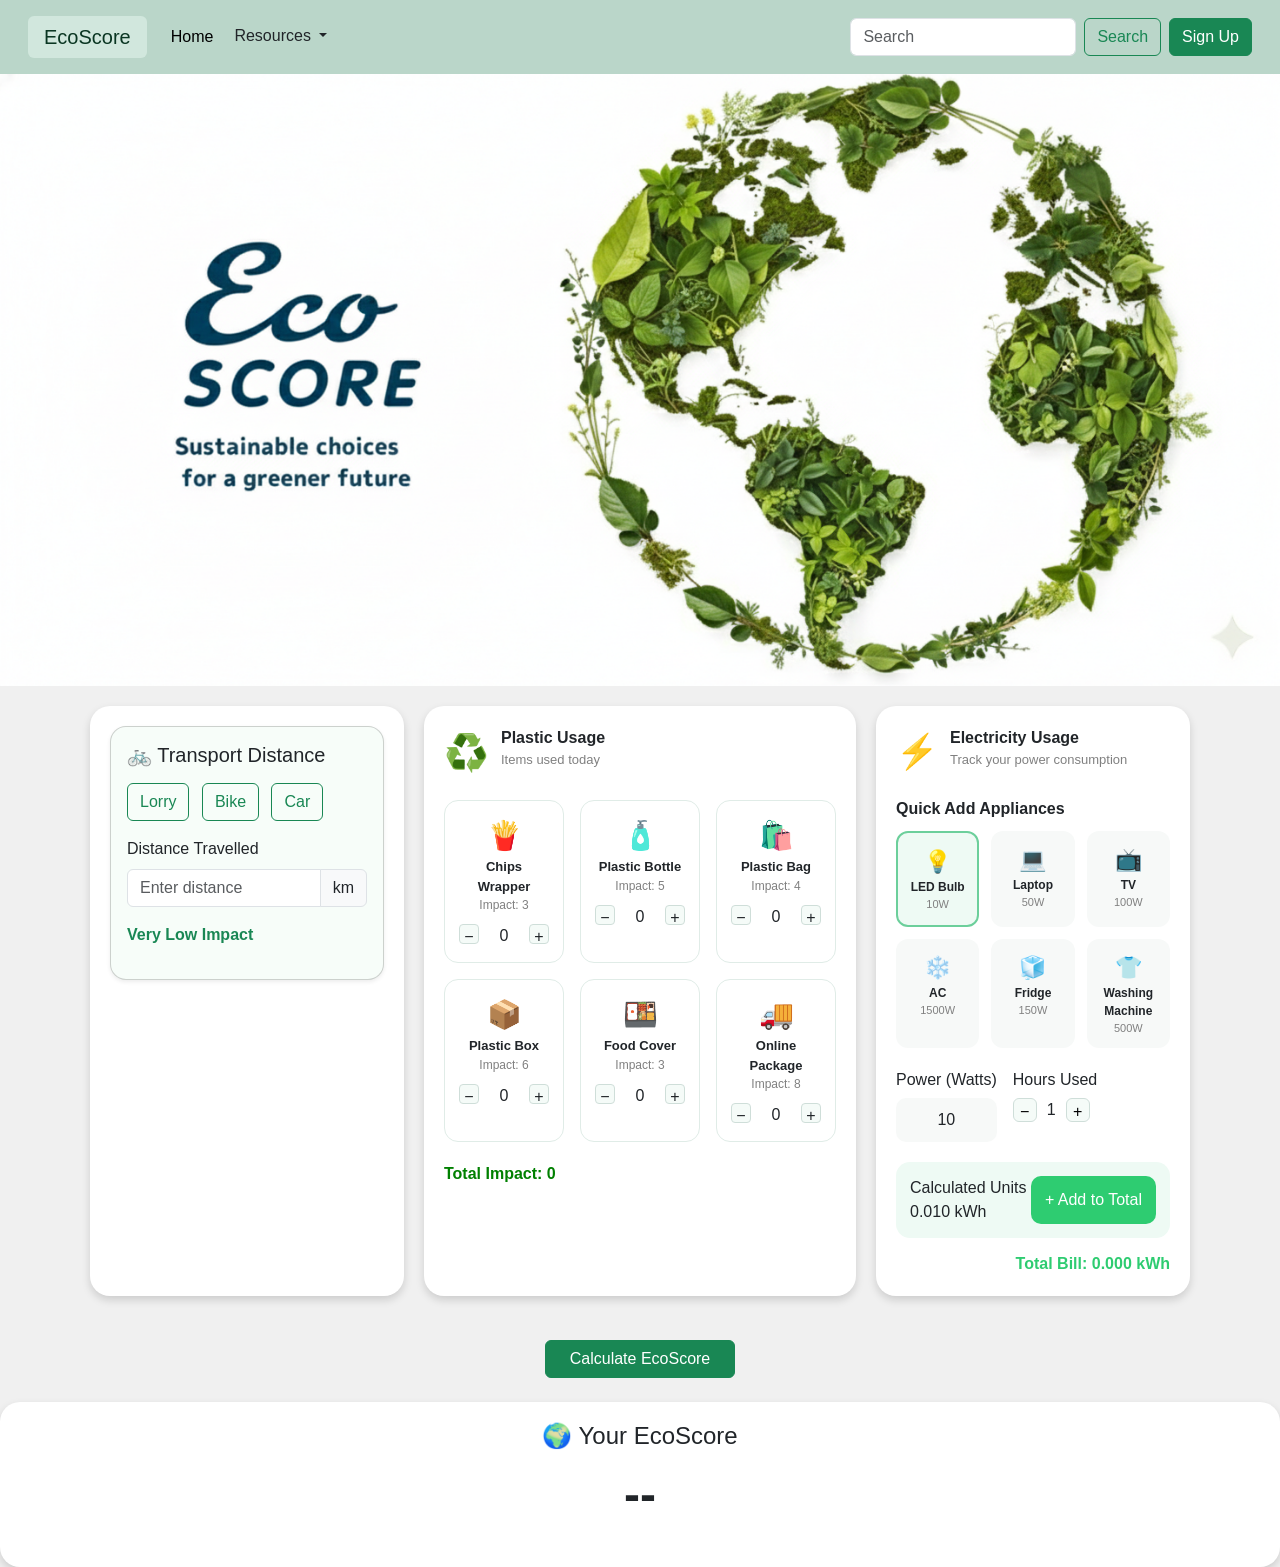
<file: index.html>
<!DOCTYPE html>
<html lang="en">
<head>
    <meta charset="UTF-8">
    <meta name="viewport" content="width=device-width, initial-scale=1.0">
    <title>Document</title>
     <link href="https://cdn.jsdelivr.net/npm/bootstrap@5.3.8/dist/css/bootstrap.min.css" rel="stylesheet" integrity="sha384-sRIl4kxILFvY47J16cr9ZwB07vP4J8+LH7qKQnuqkuIAvNWLzeN8tE5YBujZqJLB" crossorigin="anonymous">
    <link href="https://fonts.googleapis.com/css2?family=Pacifico&display=swap" rel="stylesheet">



<style>
 .logo {  
   font-weight:500;
  padding: 6px 12px;
  border-radius: 8px;
  background-color: #e6f4ec;
 }
body {
  margin: 0;
  background-color: #f0f0f0;
  font-family: Arial, sans-serif;
}

body > .container {
  display: flex;
  gap: 20px;
  padding: 20px;
}

.transport-card {
  border-radius: 16px;
  background-color: #f7fdf9;
}

.hours-control button {
  width: 24px;
  height: 24px;
  border-radius: 6px;
  border: 1px solid #cfded9;
  background-color: #f5fbf8;
}

.box {
  flex: 1;
  background-color: white;
  border-radius: 20px;
  box-shadow: 0 4px 8px rgba(0,0,0,0.15);
  padding: 20px;
}

.box-nav {
  display: flex;
  gap: 12px;
  margin-bottom: 20px;
}

.icon {
  font-size: 36px;
}

.title {
  font-weight: bold;
}

.subtitle {
  font-size: 13px;
  color: gray;
}

.plastic-grid {
  display: grid;
  grid-template-columns: repeat(3, 1fr);
  gap: 16px;
}

.plastic-card {
  border: 1px solid #e0ece7;
  border-radius: 14px;
  padding: 14px;
  text-align: center;
}

.emoji {
  font-size: 28px;
}

.item-name {
  font-size: 13px;
  font-weight: 600;
}

.impact {
  font-size: 12px;
  color: gray;
}

.counter {
  display: flex;
  justify-content: center;
  gap: 10px;
  padding-top: 10px;
}

.counter .btn {
  width: 20px;
  height: 20px;
  border-radius: 20%;
  border: 1px solid #cfded9;
  background-color: #f5fbf8;
  padding: 0;
}


.count {
  width: 30px;
  text-align: center;
}

.total {
  margin-top: 20px;
  font-weight: bold;
  color: green;
}

.box3-nav {
  display: flex;
  gap: 12px;
}

.box3-icon {
  font-size: 34px;
  color: #2ecc71;
}

.box3-title {
  font-weight: bold;
}

.box3-subtitle {
  font-size: 13px;
  color: gray;
}

.section-title {
  font-weight: bold;
  margin-top: 20px;
}

.appliances-grid {
  display: grid;
  grid-template-columns: repeat(3, 1fr);
  gap: 12px;
  margin-top: 10px;
}

.appliance-card {
  background-color: #f7f9f8;
  border-radius: 12px;
  padding: 12px;
  text-align: center;
  font-size: 22px;
}

.appliance-card.active {
  border: 2px solid #6ccf9b;
  background-color: #eefaf4;
}

.appliance-name {
  font-size: 12px;
  font-weight: 600;
}

.appliance-power {
  font-size: 11px;
  color: gray;
}

.power-hours {
  display: flex;
  gap: 16px;
  margin-top: 20px;
}

.input {
  background-color: #f7f9f8;
  padding: 10px;
  border-radius: 10px;
  margin-top: 6px;
  text-align: center;
}

.hours-control {
  display: flex;
  gap: 10px;
  margin-top: 6px;
}

.calculated-box {
  margin-top: 20px;
  background-color: #eefaf4;
  border-radius: 14px;
  padding: 14px;
  display: flex;
  justify-content: space-between;
}

.add-btn {
  background-color: #2ecc71;
  color: white;
  border: none;
  padding: 8px 14px;
  border-radius: 10px;
}

.electricity-total {
  margin-top: 14px;
  font-weight: bold;
  color: #2ecc71;
  text-align: right;
}
.hero-img {
  width: 100%;
  height: auto;
}


</style>
</head>

<body>
  <!-- NAVBAR -->
<nav class="navbar navbar-expand-lg  bg-success p-3 text-dark bg-opacity-25">
  <div class="container-fluid">
    <a class="navbar-brand text-success-emphasis bg-success-subtle rounded-2 px-3 logo" href="#">EcoScore</a>
    <button class="navbar-toggler" type="button" data-bs-toggle="collapse" data-bs-target="#navbarSupportedContent" aria-controls="navbarSupportedContent" aria-expanded="false" aria-label="Toggle navigation">
      <span class="navbar-toggler-icon"></span>
    </button>
    <div class="collapse navbar-collapse" id="navbarSupportedContent">
      <ul class="navbar-nav me-auto mb-2 mb-lg-0">
        <li class="nav-item">
          <a class="nav-link active" aria-current="page" href="#">Home</a>
        </li>
        <!-- RESOURCES -->
        <li class="nav-item dropdown">
         <button class="btn dropdown-toggle" type="button" data-bs-toggle="dropdown" aria-expanded="false">
            Resources
             </button>
          <ul class="dropdown-menu">
            <li><a class="dropdown-item" href="#">Documents</a></li>
            <li><a class="dropdown-item" href="#">EcoScore Documents</a></li>  
          </ul>
        </li>
       
      </ul>
      <div class="d-flex align-items-center ms-3">
  <form class="d-flex me-2" role="search">
    <input class="form-control me-2" type="search" placeholder="Search">
    <button class="btn btn-outline-success">Search</button>
  </form>

      <button class="btn btn-success">Sign Up</button>
   </div>

    </div>
  </div>
  <div>

  </div>
</nav>



  <!-- ECOSCORE-IMAGE -->
<div>
    <img src="assests/ecoscore2.png" alt="EcoScore Image" class="hero-img">
</div>




   <!-- CARDS -->

<div class="container">

  <div class="box box1">
     <!-- TRANSPORT-CARD-->
    
     <div class="transport-card card p-3 shadow-sm">
   
        <h5 class="mb-3">🚲 Transport Distance</h5>

    <!-- Vehicle Selection -->
    <div class="vehicle mb-3">
      <button class="btn btn-outline-success me-2" onclick="selectVehicle('lorry')">Lorry</button>
      <button class="btn btn-outline-success me-2" onclick="selectVehicle('bike')">Bike</button>
      <button class="btn btn-outline-success" onclick="selectVehicle('car')">Car</button>
    </div>

    <!-- Distance Input -->
    <label class="form-label">Distance Travelled</label>
    <div class="input-group mb-3">
      <input type="number" class="form-control" id="distance" placeholder="Enter distance">
      <span class="input-group-text">km</span>
    </div>
     <!-- Impact -->
    <p class="text-success fw-semibold" id="impactText">
      Very Low Impact
    </p>
    </div>

  </div>

  <div class="box box2">
    <div class="box-nav">
      <span class="icon">♻️</span>
      <div class="text">
        <div class="title">Plastic Usage</div>
        <div class="subtitle">Items used today</div>
      </div>
    </div>

    <div class="plastic-grid">

      <div class="plastic-card" data-impact="3">
        <div class="emoji">🍟</div>
        <div class="item-name">Chips Wrapper</div>
        <div class="impact">Impact: 3</div>
        <div class="counter">
          <button class="btn minus">−</button>
          <span class="count">0</span>
          <button class="btn plus">+</button>
        </div>
      </div>

      <div class="plastic-card" data-impact="5">
        <div class="emoji">🧴</div>
        <div class="item-name">Plastic Bottle</div>
        <div class="impact">Impact: 5</div>
        <div class="counter">
          <button class="btn minus">−</button>
          <span class="count">0</span>
          <button class="btn plus">+</button>
        </div>
      </div>

      <div class="plastic-card" data-impact="4">
        <div class="emoji">🛍️</div>
        <div class="item-name">Plastic Bag</div>
        <div class="impact">Impact: 4</div>
        <div class="counter">
          <button class="btn minus">−</button>
          <span class="count">0</span>
          <button class="btn plus">+</button>
        </div>
      </div>

      <div class="plastic-card" data-impact="6">
        <div class="emoji">📦</div>
        <div class="item-name">Plastic Box</div>
        <div class="impact">Impact: 6</div>
        <div class="counter">
          <button class="btn minus">−</button>
          <span class="count">0</span>
          <button class="btn plus">+</button>
        </div>
      </div>

      <div class="plastic-card" data-impact="3">
        <div class="emoji">🍱</div>
        <div class="item-name">Food Cover</div>
        <div class="impact">Impact: 3</div>
        <div class="counter">
          <button class="btn minus">−</button>
          <span class="count">0</span>
          <button class="btn plus">+</button>
        </div>
      </div>

      <div class="plastic-card" data-impact="8">
        <div class="emoji">🚚</div>
        <div class="item-name">Online Package</div>
        <div class="impact">Impact: 8</div>
        <div class="counter">
          <button class="btn minus">−</button>
          <span class="count">0</span>
          <button class="btn plus">+</button>
        </div>
      </div>

    </div>

    <div class="total">
      Total Impact: <span id="totalImpact">0</span>
    </div>
  </div>


  <div class="box box3">

    <div class="box3-nav">
      <span class="box3-icon">⚡</span>
      <div class="box3-text">
        <div class="box3-title">Electricity Usage</div>
        <div class="box3-subtitle">Track your power consumption</div>
      </div>
    </div>

    <div class="appliances-section">
      <div class="section-title">Quick Add Appliances</div>

      <div class="appliances-grid">
        <div class="appliance-card active">
          💡
          <div class="appliance-name">LED Bulb</div>
          <div class="appliance-power">10W</div>
        </div>

        <div class="appliance-card">
          💻
          <div class="appliance-name">Laptop</div>
          <div class="appliance-power">50W</div>
        </div>

        <div class="appliance-card">
          📺
          <div class="appliance-name">TV</div>
          <div class="appliance-power">100W</div>
        </div>

        <div class="appliance-card">
          ❄️
          <div class="appliance-name">AC</div>
          <div class="appliance-power">1500W</div>
        </div>

        <div class="appliance-card">
          🧊
          <div class="appliance-name">Fridge</div>
          <div class="appliance-power">150W</div>
        </div>

        <div class="appliance-card">
          👕
          <div class="appliance-name">Washing Machine</div>
          <div class="appliance-power">500W</div>
        </div>
      </div>
    </div>

    <div class="power-hours">
      <div class="input-box">
        <label>Power (Watts)</label>
        <div class="input">10</div>
      </div>

      <div class="input-box">
        <label>Hours Used</label>
        <div class="hours-control">
          <button>−</button>
          <span>1</span>
          <button>+</button>
        </div>
      </div>
    </div>

    <div class="calculated-box">
      <div>
        <div class="calc-title">Calculated Units</div>
        <div class="calc-value">0.010 kWh</div>
      </div>
      <button class="add-btn">+ Add to Total</button>
    </div>

    <div class="electricity-total">
      Total Bill: <span id="electricityTotal">0.000</span> kWh
    </div>

  </div>

</div>
<div class="d-flex justify-content-center my-4">
  <button id="calculateTotal" class="btn btn-success px-4">
    Calculate EcoScore
  </button>
</div>

<div class="box mt-4 text-center">
  <h4>🌍 Your EcoScore</h4>
  <div id="ecoScoreValue" style="font-size:48px;font-weight:bold;">--</div>
  <p id="ecoSuggestion"></p>
</div>


   
<script src="https://cdn.jsdelivr.net/npm/bootstrap@5.3.8/dist/js/bootstrap.bundle.min.js"></script>
<script src="script.js"></script>

</body>
</html>
</file>
